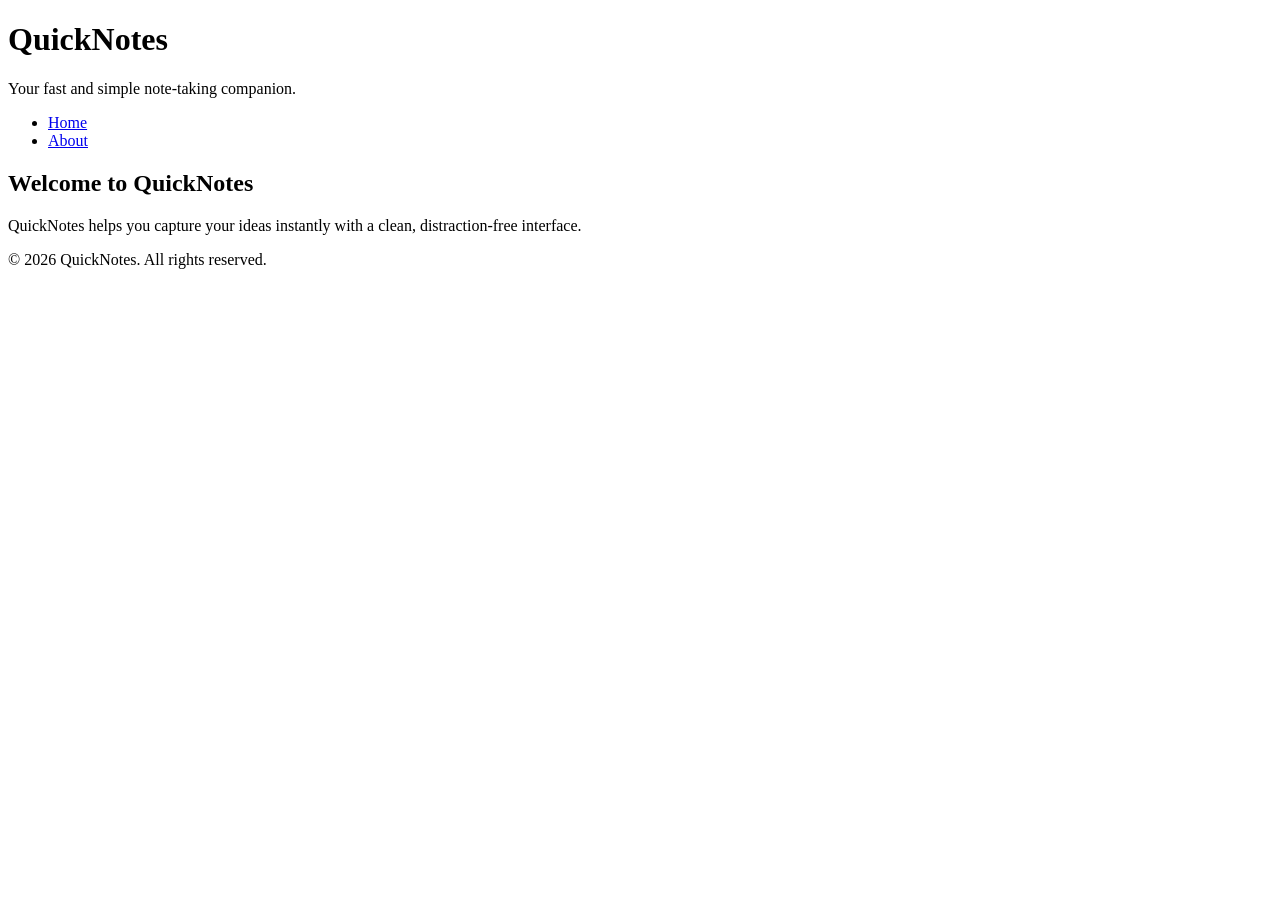
<file: day1/index.html>
<!DOCTYPE html>
<html lang="en">
  <head>
    <meta charset="UTF-8" />
    <title>QuickNotes - Home</title>
  </head>
  <body>
    <header>
      <h1>QuickNotes</h1>
      <p>Your fast and simple note-taking companion.</p>
      <nav>
        <ul>
          <li><a href="index.html">Home</a></li>
          <li><a href="about.html">About</a></li>
        </ul>
      </nav>
    </header>
    <main>
      <h2>Welcome to QuickNotes</h2>
      <p>QuickNotes helps you capture your ideas instantly with a clean, distraction-free interface.</p>
    </main>
    <footer>
      <p>&copy; 2026 QuickNotes. All rights reserved.</p>
    </footer>
  </body>
</html>
</file>
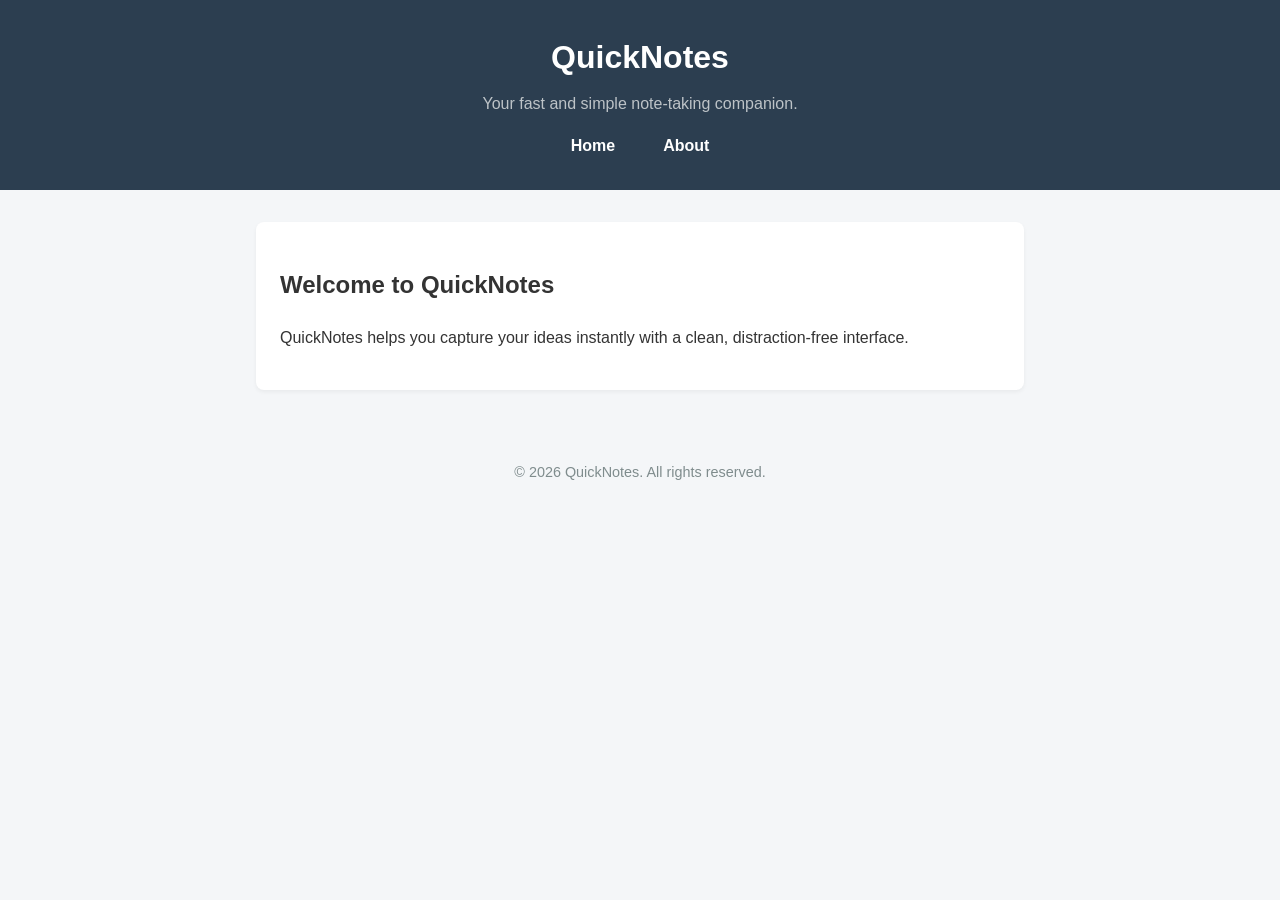
<file: day2/index.html>
<!DOCTYPE html>
<html lang="en">
  <head>
    <meta charset="UTF-8" />
    <title>QuickNotes - Home</title>
    <link rel="stylesheet" href="style.css" />
  </head>
  <body>
    <header>
      <h1>QuickNotes</h1>
      <p>Your fast and simple note-taking companion.</p>
      <nav>
        <ul>
          <li><a href="index.html">Home</a></li>
          <li><a href="about.html">About</a></li>
        </ul>
      </nav>
    </header>
    <main>
      <section>
        <h2>Welcome to QuickNotes</h2>
        <p>QuickNotes helps you capture your ideas instantly with a clean, distraction-free interface.</p>
      </section>
    </main>
    <footer>
      <p>&copy; 2026 QuickNotes. All rights reserved.</p>
    </footer>
  </body>
</html>
</file>
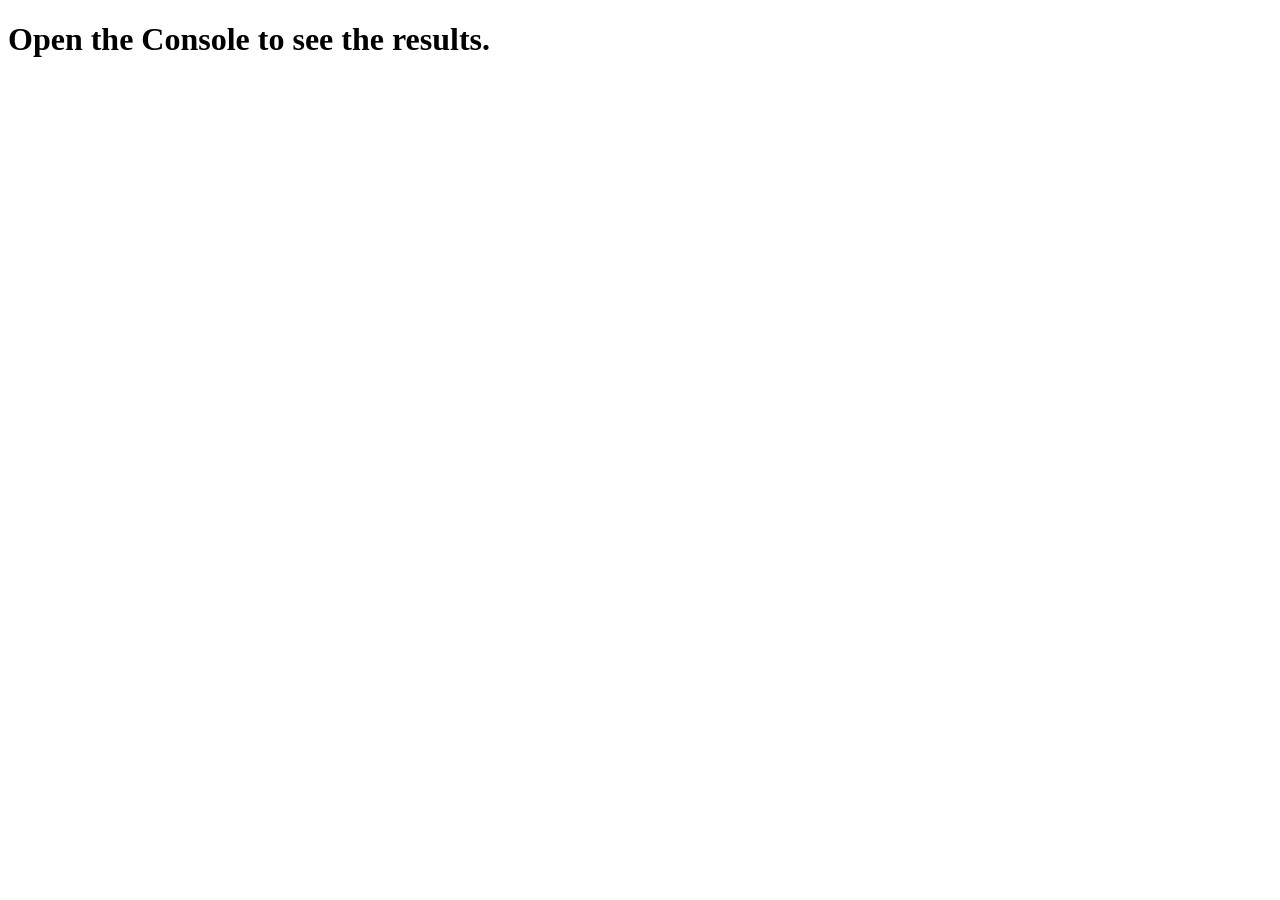
<file: day3/index.html>
<!DOCTYPE html>
<html lang="en">
  <head>
    <meta charset="UTF-8" />
    <title>Notes Toolkit</title>
    <script src="script.js" defer></script>
  </head>
  <body>
    <h1>Open the Console to see the results.</h1>
  </body>
</html>
</file>
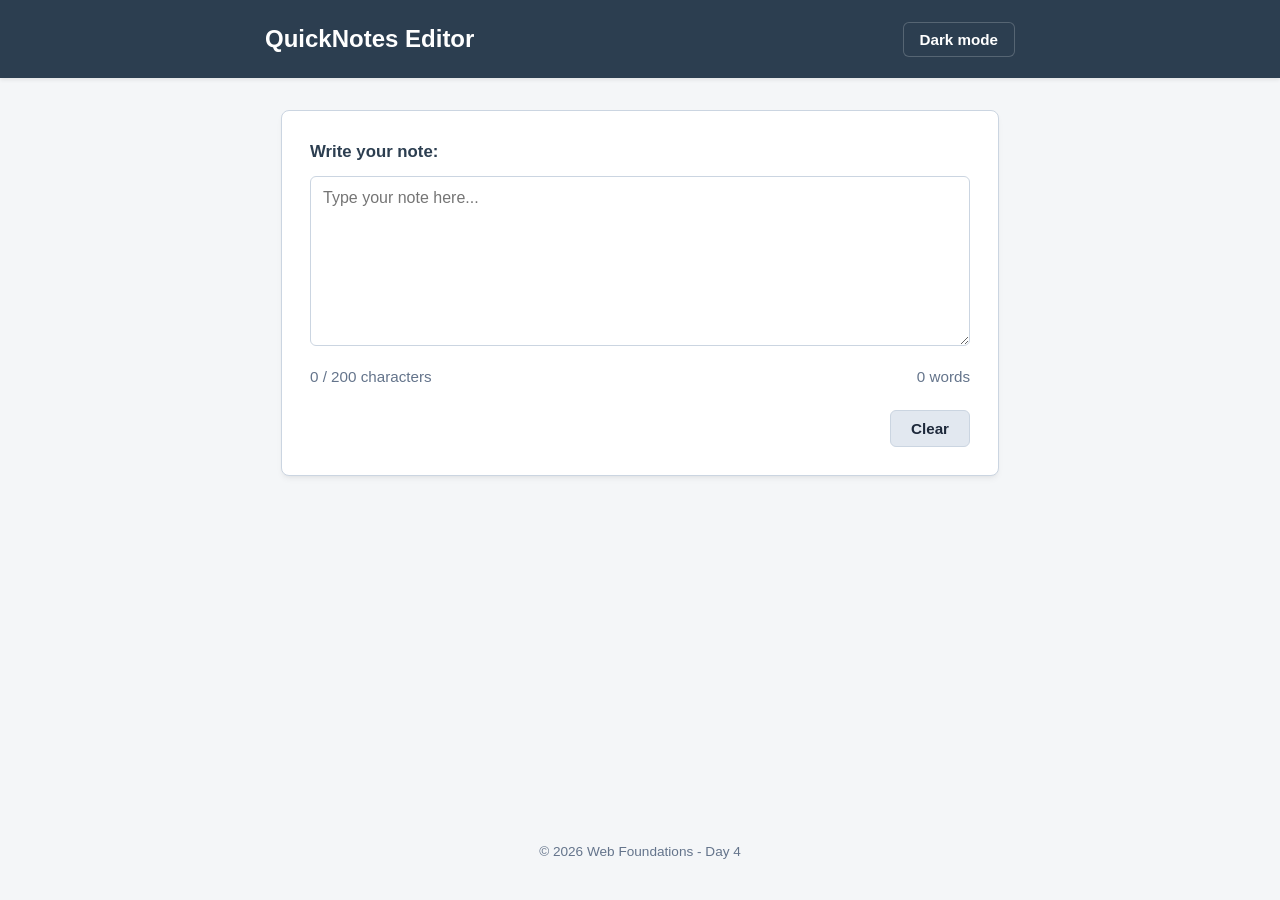
<file: day4/index.html>
<!DOCTYPE html>
<html lang="en">
  <head>
    <meta charset="UTF-8" />
    <meta name="viewport" content="width=device-width, initial-scale=1.0" />
    <title>Day 4 - Note Editor</title>
    <link rel="stylesheet" href="style.css" />
    <script src="script.js" defer></script>
  </head>
  <body>
    <header>
      <div class="header-container">
        <h1>QuickNotes Editor</h1>
        <button id="theme-toggle" type="button">Dark mode</button>
      </div>
    </header>

    <main>
      <section class="editor-section">
        <label for="note-text">Write your note:</label>
        <textarea
          id="note-text"
          placeholder="Type your note here..."
          rows="8"
        ></textarea>

        <div class="stats-container">
          <p id="char-count">0 / 200 characters</p>
          <p id="word-count">0 words</p>
        </div>

        <div class="actions-container">
          <button id="clear-btn" type="button">Clear</button>
        </div>
      </section>
    </main>

    <footer>
      <p>&copy; 2026 Web Foundations - Day 4</p>
    </footer>
  </body>
</html>
</file>
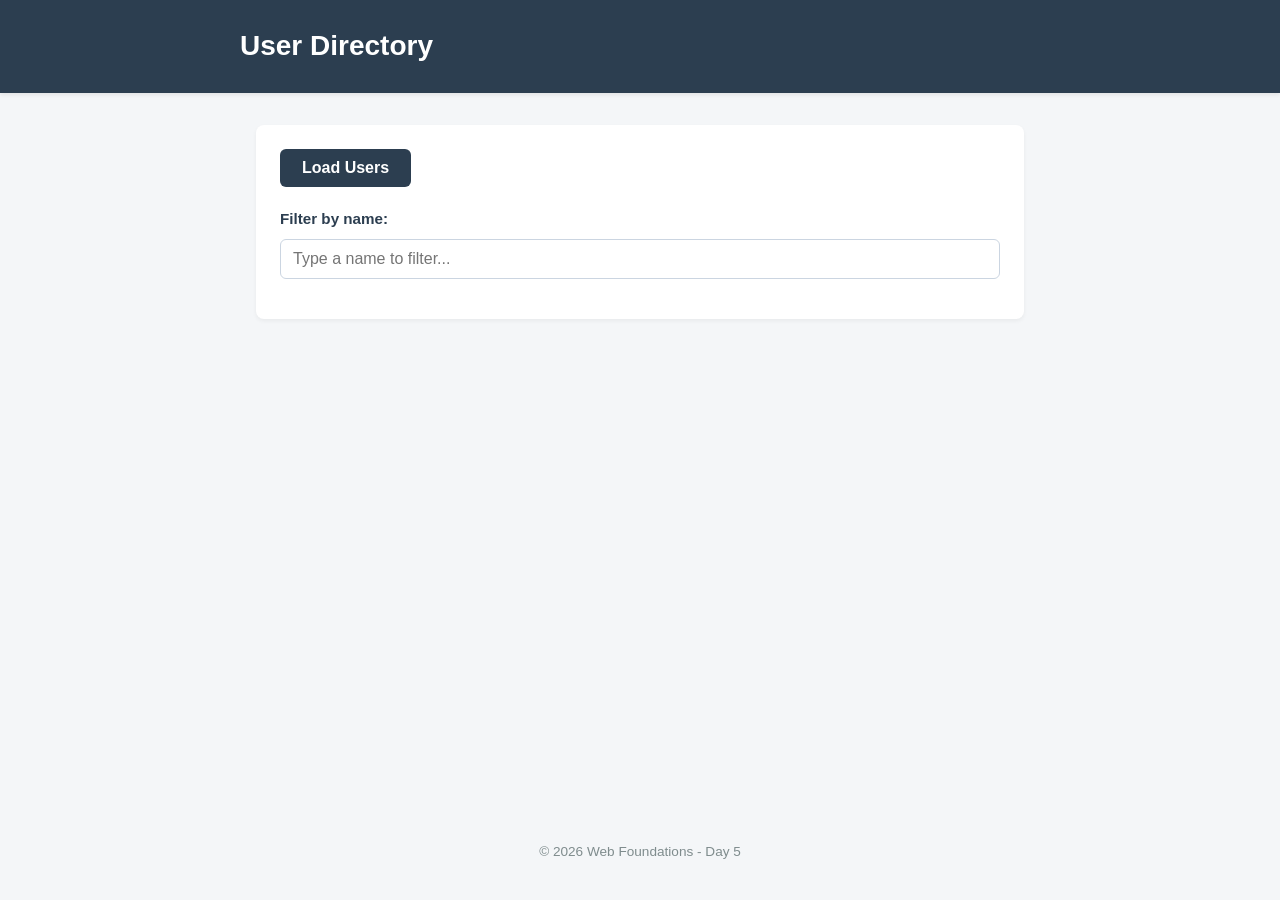
<file: day5/index.html>
<!DOCTYPE html>
<html lang="en">
  <head>
    <meta charset="UTF-8" />
    <meta name="viewport" content="width=device-width, initial-scale=1.0" />
    <title>Day 5 - Users Directory</title>
    <link rel="stylesheet" href="style.css" />
    <script src="users.js" defer></script>
  </head>
  <body>
    <header>
      <div class="header-container">
        <h1>User Directory</h1>
      </div>
    </header>

    <main>
      <section class="controls-section">
        <div class="actions-row">
          <button id="load-users" type="button">Load Users</button>
        </div>

        <div class="filter-group">
          <label for="filter-input">Filter by name:</label>
          <input
            type="text"
            id="filter-input"
            placeholder="Type a name to filter..."
          />
        </div>

        <p id="status"></p>
      </section>

      <section class="results-section">
        <ul id="users-list"></ul>
      </section>
    </main>

    <footer>
      <p>&copy; 2026 Web Foundations - Day 5</p>
    </footer>
  </body>
</html>
</file>
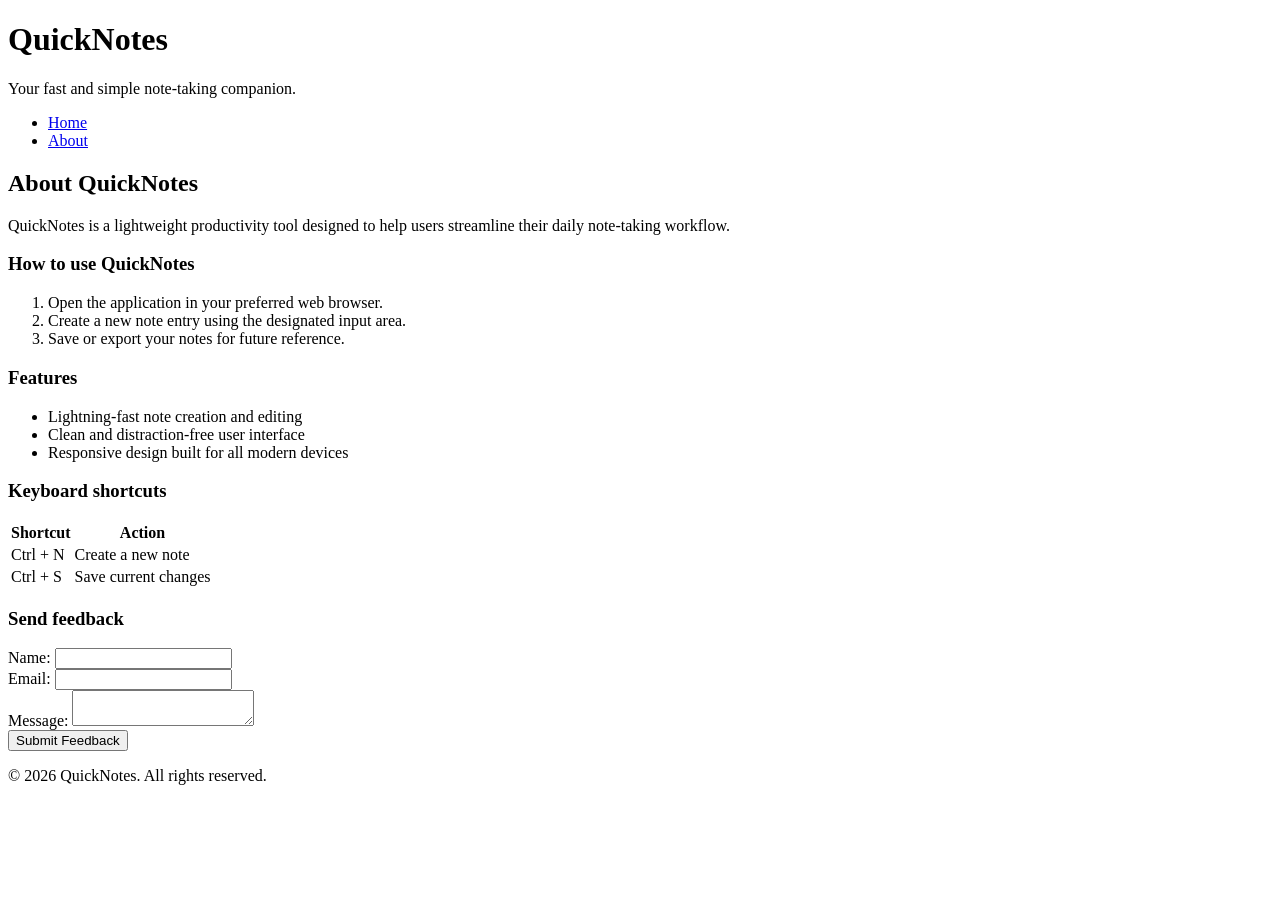
<file: day1/about.html>
<!DOCTYPE html>
<html lang="en">
  <head>
    <meta charset="UTF-8" />
    <title>QuickNotes - About</title>
  </head>
  <body>
    <header>
      <h1>QuickNotes</h1>
      <p>Your fast and simple note-taking companion.</p>
      <nav>
        <ul>
          <li><a href="index.html">Home</a></li>
          <li><a href="about.html">About</a></li>
        </ul>
      </nav>
    </header>
    <main>
      <h2>About QuickNotes</h2>
      <p>QuickNotes is a lightweight productivity tool designed to help users streamline their daily note-taking workflow.</p>
      <section>
        <h3>How to use QuickNotes</h3>
        <ol>
          <li>Open the application in your preferred web browser.</li>
          <li>Create a new note entry using the designated input area.</li>
          <li>Save or export your notes for future reference.</li>
        </ol>
      </section>
      <section>
        <h3>Features</h3>
        <ul>
          <li>Lightning-fast note creation and editing</li>
          <li>Clean and distraction-free user interface</li>
          <li>Responsive design built for all modern devices</li>
        </ul>
      </section>
      <section>
        <h3>Keyboard shortcuts</h3>
        <table>
          <thead>
            <tr>
              <th>Shortcut</th>
              <th>Action</th>
            </tr>
          </thead>
          <tbody>
            <tr>
              <td>Ctrl + N</td>
              <td>Create a new note</td>
            </tr>
            <tr>
              <td>Ctrl + S</td>
              <td>Save current changes</td>
            </tr>
          </tbody>
        </table>
      </section>
      <section>
        <h3>Send feedback</h3>
        <form action="#" method="POST">
          <div>
            <label for="name">Name:</label>
            <input type="text" id="name" name="name" required />
          </div>
          <div>
            <label for="email">Email:</label>
            <input type="email" id="email" name="email" required />
          </div>
          <div>
            <label for="message">Message:</label>
            <textarea id="message" name="message" required></textarea>
          </div>
          <div>
            <button type="submit">Submit Feedback</button>
          </div>
        </form>
      </section>
    </main>
    <footer>
      <p>&copy; 2026 QuickNotes. All rights reserved.</p>
    </footer>
  </body>
</html>
</file>
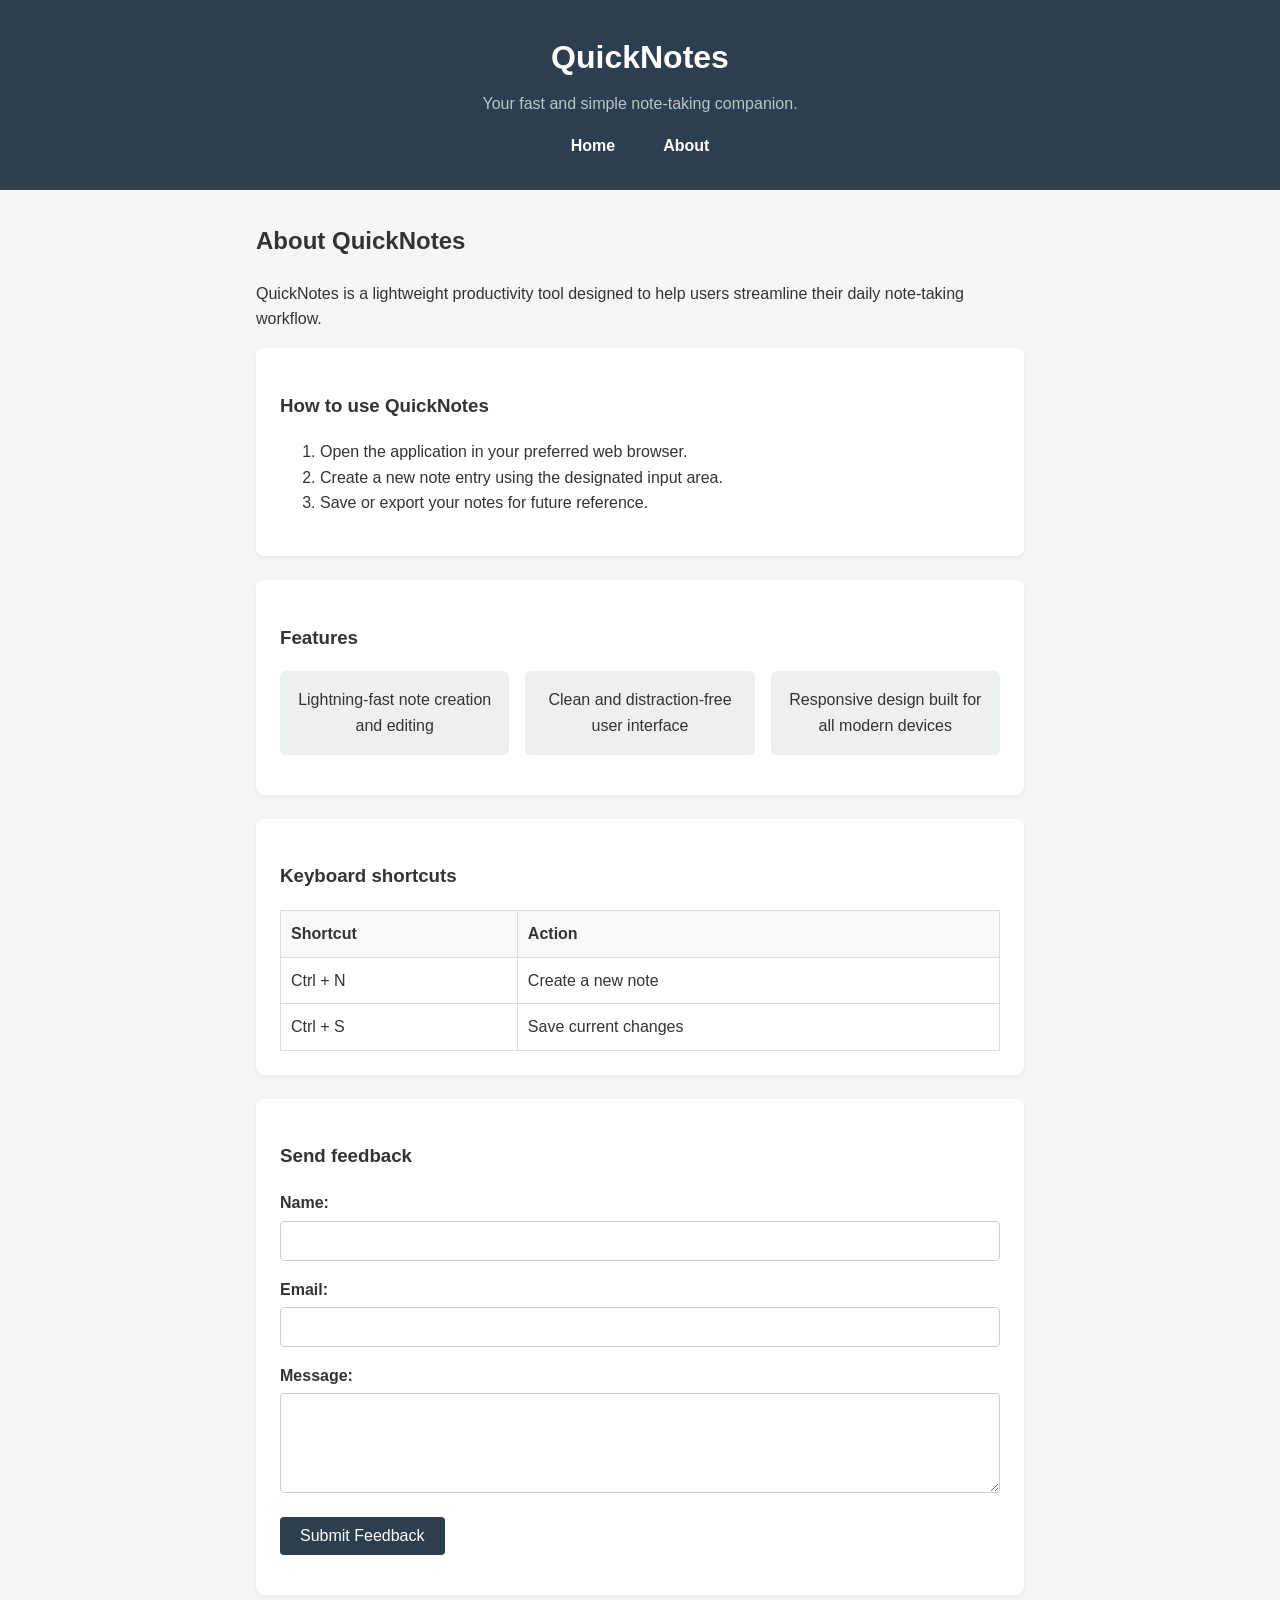
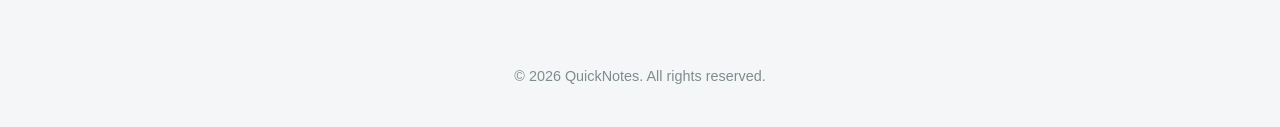
<file: day2/about.html>
<!DOCTYPE html>
<html lang="en">
  <head>
    <meta charset="UTF-8" />
    <title>QuickNotes - About</title>
    <link rel="stylesheet" href="style.css" />
  </head>
  <body>
    <header>
      <h1>QuickNotes</h1>
      <p>Your fast and simple note-taking companion.</p>
      <nav>
        <ul>
          <li><a href="index.html">Home</a></li>
          <li><a href="about.html">About</a></li>
        </ul>
      </nav>
    </header>
    <main>
      <h2>About QuickNotes</h2>
      <p>QuickNotes is a lightweight productivity tool designed to help users streamline their daily note-taking workflow.</p>
      <section>
        <h3>How to use QuickNotes</h3>
        <ol>
          <li>Open the application in your preferred web browser.</li>
          <li>Create a new note entry using the designated input area.</li>
          <li>Save or export your notes for future reference.</li>
        </ol>
      </section>
      <section>
        <h3>Features</h3>
        <ul class="features">
          <li>Lightning-fast note creation and editing</li>
          <li>Clean and distraction-free user interface</li>
          <li>Responsive design built for all modern devices</li>
        </ul>
      </section>
      <section>
        <h3>Keyboard shortcuts</h3>
        <table>
          <thead>
            <tr>
              <th>Shortcut</th>
              <th>Action</th>
            </tr>
          </thead>
          <tbody>
            <tr>
              <td>Ctrl + N</td>
              <td>Create a new note</td>
            </tr>
            <tr>
              <td>Ctrl + S</td>
              <td>Save current changes</td>
            </tr>
          </tbody>
        </table>
      </section>
      <section>
        <h3>Send feedback</h3>
        <form action="#" method="POST">
          <div>
            <label for="name">Name:</label>
            <input type="text" id="name" name="name" required />
          </div>
          <div>
            <label for="email">Email:</label>
            <input type="email" id="email" name="email" required />
          </div>
          <div>
            <label for="message">Message:</label>
            <textarea id="message" name="message" required></textarea>
          </div>
          <div>
            <button type="submit">Submit Feedback</button>
          </div>
        </form>
      </section>
    </main>
    <footer>
      <p>&copy; 2026 QuickNotes. All rights reserved.</p>
    </footer>
  </body>
</html>
</file>
<file: day2/style.css>
*, *::before, *::after {
  box-sizing: border-box;
}

body {
  font-family: Arial, sans-serif;
  margin: 0;
  padding: 0;
  background-color: #f4f6f8;
  color: #333;
  line-height: 1.6;
}

header {
  background-color: #2c3e50;
  color: #ffffff;
  padding: 2rem 1rem;
  text-align: center;
}

header h1 {
  margin: 0 0 0.5rem 0;
}

header p {
  margin: 0 0 1rem 0;
  color: #bdc3c7;
}

nav ul {
  list-style: none;
  padding: 0;
  margin: 0;
  display: flex;
  justify-content: center;
  gap: 16px;
}

nav a {
  color: #ffffff;
  text-decoration: none;
  font-weight: bold;
  padding: 0.5rem 1rem;
  transition: color 0.3s ease, background-color 0.3s ease;
}

nav a:hover {
  color: #3498db;
  background-color: rgba(255, 255, 255, 0.1);
  border-radius: 4px;
}

main {
  max-width: 800px;
  margin: 2rem auto;
  padding: 0 1rem;
}

main section {
  background-color: #ffffff;
  margin-bottom: 1.5rem;
  padding: 1.5rem;
  border-radius: 8px;
  box-shadow: 0 2px 4px rgba(0, 0, 0, 0.05);
}

.features {
  display: grid;
  grid-template-columns: repeat(auto-fit, minmax(180px, 1fr));
  gap: 16px;
  list-style: none;
  padding: 0;
}

.features li {
  background-color: #ecf0f1;
  padding: 1rem;
  border-radius: 6px;
  text-align: center;
}

table {
  width: 100%;
  border-collapse: collapse;
  margin-top: 1rem;
}

th, td {
  border: 1px solid #ddd;
  padding: 10px;
  text-align: left;
}

th {
  background-color: #f8f9fa;
}

form div {
  margin-bottom: 1rem;
}

form label {
  display: block;
  margin-bottom: 0.3rem;
  font-weight: bold;
}

form input[type="text"],
form input[type="email"],
form textarea {
  width: 100%;
  padding: 10px;
  border: 1px solid #ccc;
  border-radius: 4px;
  font-size: 1rem;
}

form textarea {
  resize: vertical;
  height: 100px;
}

button {
  background-color: #2c3e50;
  color: white;
  border: none;
  padding: 10px 20px;
  font-size: 1rem;
  border-radius: 4px;
  cursor: pointer;
  transition: background-color 0.3s ease, transform 0.2s ease;
}

button:hover {
  background-color: #34495e;
  transform: translateY(-2px);
}

footer {
  text-align: center;
  padding: 1.5rem;
  color: #7f8c8d;
  font-size: 0.9rem;
}

@media (max-width: 600px) {
  header {
    padding: 1rem 0.5rem;
  }
  header h1 {
    font-size: 1.5rem;
  }
  nav ul {
    flex-direction: column;
    gap: 8px;
  }
}
</file>
<file: day4/style.css>
:root {
  --bg-color: #f4f6f8;
  --card-bg: #ffffff;
  --text-color: #2c3e50;
  --text-muted: #64748b;
  --border-color: #cbd5e1;
  --textarea-bg: #ffffff;
  --header-bg: #2c3e50;
  --header-text: #ffffff;
  --button-bg: #2c3e50;
  --button-hover-bg: #34495e;
  --button-text: #ffffff;
  --clear-btn-bg: #e2e8f0;
  --clear-btn-hover-bg: #cbd5e1;
  --clear-btn-text: #1e293b;
  --focus-ring: rgba(59, 130, 246, 0.4);
  --warning-color: orange;
  --over-color: red;
}

body.dark {
  --bg-color: #0f172a;
  --card-bg: #1e293b;
  --text-color: #f8fafc;
  --text-muted: #94a3b8;
  --border-color: #334155;
  --textarea-bg: #0f172a;
  --header-bg: #1e293b;
  --header-text: #f8fafc;
  --button-bg: #3b82f6;
  --button-hover-bg: #2563eb;
  --button-text: #ffffff;
  --clear-btn-bg: #334155;
  --clear-btn-hover-bg: #475569;
  --clear-btn-text: #f8fafc;
  --focus-ring: rgba(96, 165, 250, 0.4);
  --warning-color: orange;
  --over-color: red;
}

*, *::before, *::after {
  box-sizing: border-box;
}

body {
  font-family: Arial, sans-serif;
  margin: 0;
  padding: 0;
  background-color: var(--bg-color);
  color: var(--text-color);
  line-height: 1.6;
  min-height: 100vh;
  display: flex;
  flex-direction: column;
  transition: background-color 0.3s ease, color 0.3s ease;
}

header {
  background-color: var(--header-bg);
  color: var(--header-text);
  padding: 1.25rem 1rem;
  box-shadow: 0 2px 4px rgba(0, 0, 0, 0.08);
  transition: background-color 0.3s ease, color 0.3s ease;
}

.header-container {
  max-width: 750px;
  margin: 0 auto;
  display: flex;
  justify-content: space-between;
  align-items: center;
  gap: 16px;
}

header h1 {
  margin: 0;
  font-size: 1.5rem;
}

#theme-toggle {
  background-color: var(--button-bg);
  color: var(--button-text);
  border: 1px solid rgba(255, 255, 255, 0.2);
  padding: 8px 16px;
  font-size: 0.95rem;
  font-weight: 600;
  border-radius: 6px;
  cursor: pointer;
  transition: background-color 0.2s ease, transform 0.1s ease;
}

#theme-toggle:hover {
  background-color: var(--button-hover-bg);
  transform: translateY(-1px);
}

main {
  flex: 1;
  max-width: 750px;
  width: 100%;
  margin: 2rem auto;
  padding: 0 1rem;
}

.editor-section {
  background-color: var(--card-bg);
  border: 1px solid var(--border-color);
  border-radius: 8px;
  padding: 1.75rem;
  box-shadow: 0 4px 6px -1px rgba(0, 0, 0, 0.05), 0 2px 4px -2px rgba(0, 0, 0, 0.05);
  transition: background-color 0.3s ease, border-color 0.3s ease;
}

label[for="note-text"] {
  display: block;
  font-weight: bold;
  margin-bottom: 0.6rem;
  font-size: 1.05rem;
  color: var(--text-color);
}

#note-text {
  width: 100%;
  padding: 12px;
  font-size: 1rem;
  font-family: inherit;
  color: var(--text-color);
  background-color: var(--textarea-bg);
  border: 1px solid var(--border-color);
  border-radius: 6px;
  resize: vertical;
  min-height: 150px;
  transition: border-color 0.2s ease, box-shadow 0.2s ease, background-color 0.3s ease;
}

#note-text:focus {
  outline: none;
  border-color: #3b82f6;
  box-shadow: 0 0 0 3px var(--focus-ring);
}

.stats-container {
  display: flex;
  justify-content: space-between;
  align-items: center;
  margin-top: 0.75rem;
  font-size: 0.95rem;
  color: var(--text-muted);
}

#char-count, #word-count {
  margin: 0;
  transition: color 0.2s ease, font-weight 0.2s ease;
}

.warning {
  color: orange;
}

.over {
  color: red;
  font-weight: bold;
}

.actions-container {
  margin-top: 1.25rem;
  display: flex;
  justify-content: flex-end;
}

#clear-btn {
  background-color: var(--clear-btn-bg);
  color: var(--clear-btn-text);
  border: 1px solid var(--border-color);
  padding: 9px 20px;
  font-size: 0.95rem;
  font-weight: 600;
  border-radius: 6px;
  cursor: pointer;
  transition: background-color 0.2s ease, color 0.2s ease, transform 0.1s ease;
}

#clear-btn:hover {
  background-color: var(--clear-btn-hover-bg);
  transform: translateY(-1px);
}

footer {
  text-align: center;
  padding: 1.5rem;
  color: var(--text-muted);
  font-size: 0.85rem;
}

@media (max-width: 600px) {
  .header-container {
    flex-direction: column;
    align-items: stretch;
    text-align: center;
  }

  #theme-toggle {
    align-self: center;
  }

  .stats-container {
    flex-direction: column;
    align-items: flex-start;
    gap: 4px;
  }
}
</file>
<file: day5/style.css>
*, *::before, *::after {
  box-sizing: border-box;
}

body {
  font-family: Arial, sans-serif;
  margin: 0;
  padding: 0;
  background-color: #f4f6f8;
  color: #2c3e50;
  line-height: 1.6;
  min-height: 100vh;
  display: flex;
  flex-direction: column;
}

header {
  background-color: #2c3e50;
  color: #ffffff;
  padding: 1.5rem 1rem;
  box-shadow: 0 2px 4px rgba(0, 0, 0, 0.08);
}

.header-container {
  max-width: 800px;
  margin: 0 auto;
}

header h1 {
  margin: 0;
  font-size: 1.75rem;
}

main {
  flex: 1;
  max-width: 800px;
  width: 100%;
  margin: 2rem auto;
  padding: 0 1rem;
}

.controls-section {
  background-color: #ffffff;
  border-radius: 8px;
  padding: 1.5rem;
  box-shadow: 0 2px 4px rgba(0, 0, 0, 0.05);
  margin-bottom: 2rem;
}

.actions-row {
  margin-bottom: 1.25rem;
}

#load-users {
  background-color: #2c3e50;
  color: #ffffff;
  border: none;
  padding: 10px 22px;
  font-size: 1rem;
  font-weight: 600;
  border-radius: 6px;
  cursor: pointer;
  transition: background-color 0.2s ease, opacity 0.2s ease;
}

#load-users:hover:not(:disabled) {
  background-color: #34495e;
}

#load-users:disabled {
  background-color: #94a3b8;
  cursor: not-allowed;
  opacity: 0.7;
}

.filter-group {
  margin-bottom: 1rem;
}

.filter-group label {
  display: block;
  font-weight: bold;
  margin-bottom: 0.5rem;
  font-size: 0.95rem;
}

#filter-input {
  width: 100%;
  padding: 10px 12px;
  font-size: 1rem;
  border: 1px solid #cbd5e1;
  border-radius: 6px;
  transition: border-color 0.2s ease, box-shadow 0.2s ease;
}

#filter-input:focus {
  outline: none;
  border-color: #3b82f6;
  box-shadow: 0 0 0 3px rgba(59, 130, 246, 0.25);
}

#status {
  margin: 0.75rem 0 0 0;
  font-size: 0.95rem;
  font-weight: 600;
  color: #475569;
}

.results-section {
  margin-top: 1rem;
}

#users-list {
  list-style: none;
  padding: 0;
  margin: 0;
  display: grid;
  grid-template-columns: repeat(auto-fill, minmax(320px, 1fr));
  gap: 16px;
}

#users-list li {
  background-color: #ffffff;
  border: 1px solid #e2e8f0;
  border-radius: 8px;
  padding: 1.25rem;
  box-shadow: 0 2px 4px rgba(0, 0, 0, 0.04);
  transition: transform 0.2s ease, box-shadow 0.2s ease;
}

#users-list li:hover {
  transform: translateY(-2px);
  box-shadow: 0 4px 6px rgba(0, 0, 0, 0.08);
}

#users-list li h3 {
  margin: 0 0 0.5rem 0;
  color: #1e293b;
  font-size: 1.15rem;
}

#users-list li p {
  margin: 0.25rem 0;
  font-size: 0.9rem;
  color: #475569;
}

#users-list li.no-match {
  grid-column: 1 / -1;
  text-align: center;
  color: #64748b;
  font-style: italic;
  padding: 2rem;
  background-color: #f8fafc;
  border: 1px dashed #cbd5e1;
}

footer {
  text-align: center;
  padding: 1.5rem;
  color: #7f8c8d;
  font-size: 0.85rem;
}
</file>
